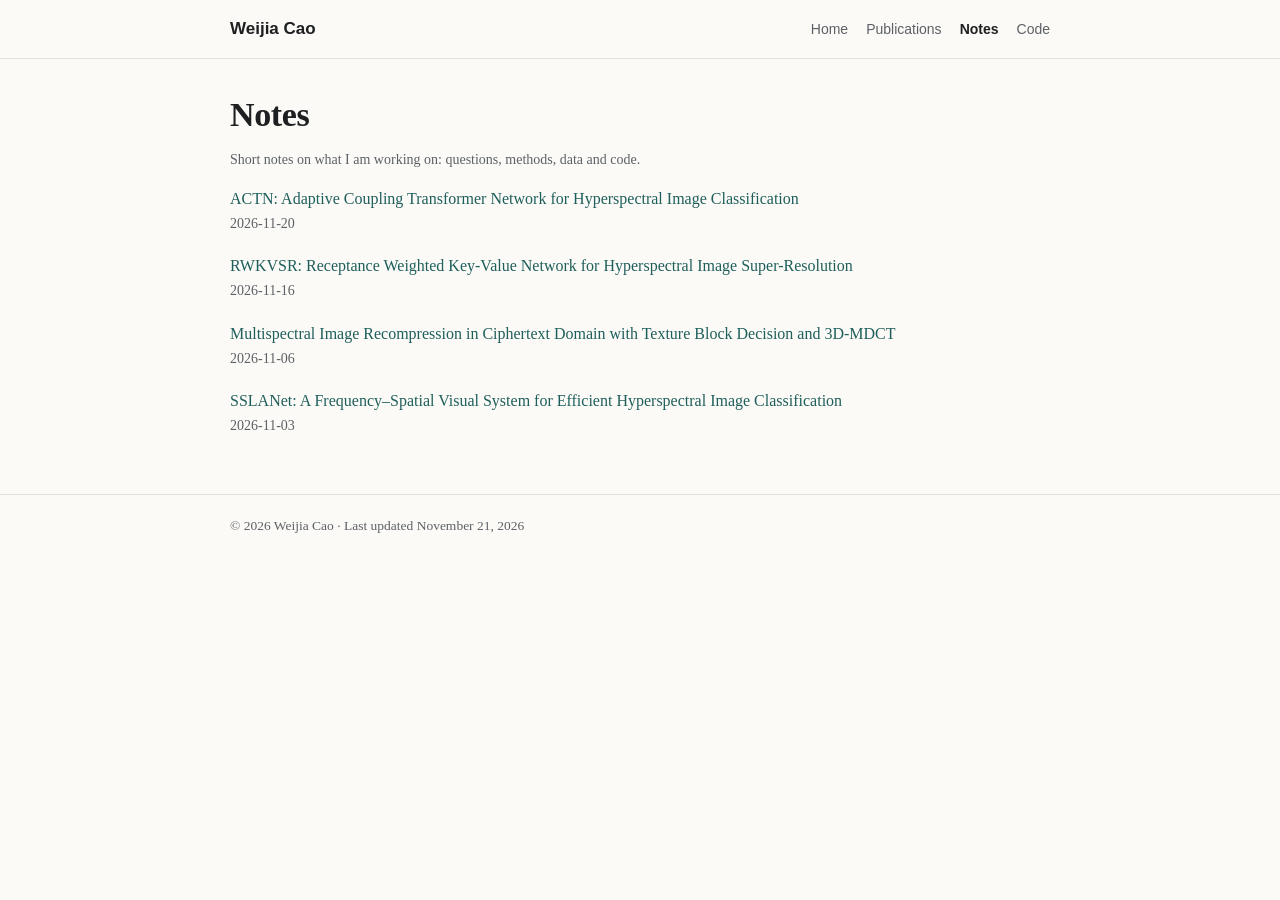
<file: notes/index.html>
<!doctype html><html lang="en"><head><meta charset="utf-8"><meta name="viewport" content="width=device-width,initial-scale=1">
<title>Notes · Weijia Cao</title><meta name="description" content="I am an Associate Professor at the Aerospace Information Research Institute, Chinese Academy of Sciences. I received my Ph.D. from the University of M"><link rel="stylesheet" href="../style.css"></head>
<body><header class="top"><div class="wrap"><a class="brand" href="../index.html">Weijia Cao</a><nav><a href="../index.html" class="">Home</a><a href="../publications.html" class="">Publications</a><a href="../notes/index.html" class="on">Notes</a><a href="../projects.html" class="">Code</a></nav></div></header>
<main class="wrap"><h1 style="margin-top:36px">Notes</h1><p class="legend">Short notes on what I am working on: questions, methods, data and code.</p><div class="post"><a href="2026-11-20-actn-adaptive-coupling-transformer-network-for-hyp.html">ACTN: Adaptive Coupling Transformer Network for Hyperspectral Image Classification</a><div class="d">2026-11-20</div></div><div class="post"><a href="2026-11-16-rwkvsr-receptance-weighted-key-value-network-for-h.html">RWKVSR: Receptance Weighted Key-Value Network for Hyperspectral Image Super-Resolution</a><div class="d">2026-11-16</div></div><div class="post"><a href="2026-11-06-multispectral-image-recompression-in-ciphertext-do.html">Multispectral Image Recompression in Ciphertext Domain with Texture Block Decision and 3D-MDCT</a><div class="d">2026-11-06</div></div><div class="post"><a href="2026-11-03-sslanet-a-frequency-spatial-visual-system-for-effi.html">SSLANet: A Frequency–Spatial Visual System for Efficient Hyperspectral Image Classification</a><div class="d">2026-11-03</div></div></main><footer><div class="wrap">© 2026 Weijia Cao · Last updated November 21, 2026</div></footer></body></html>
</file>
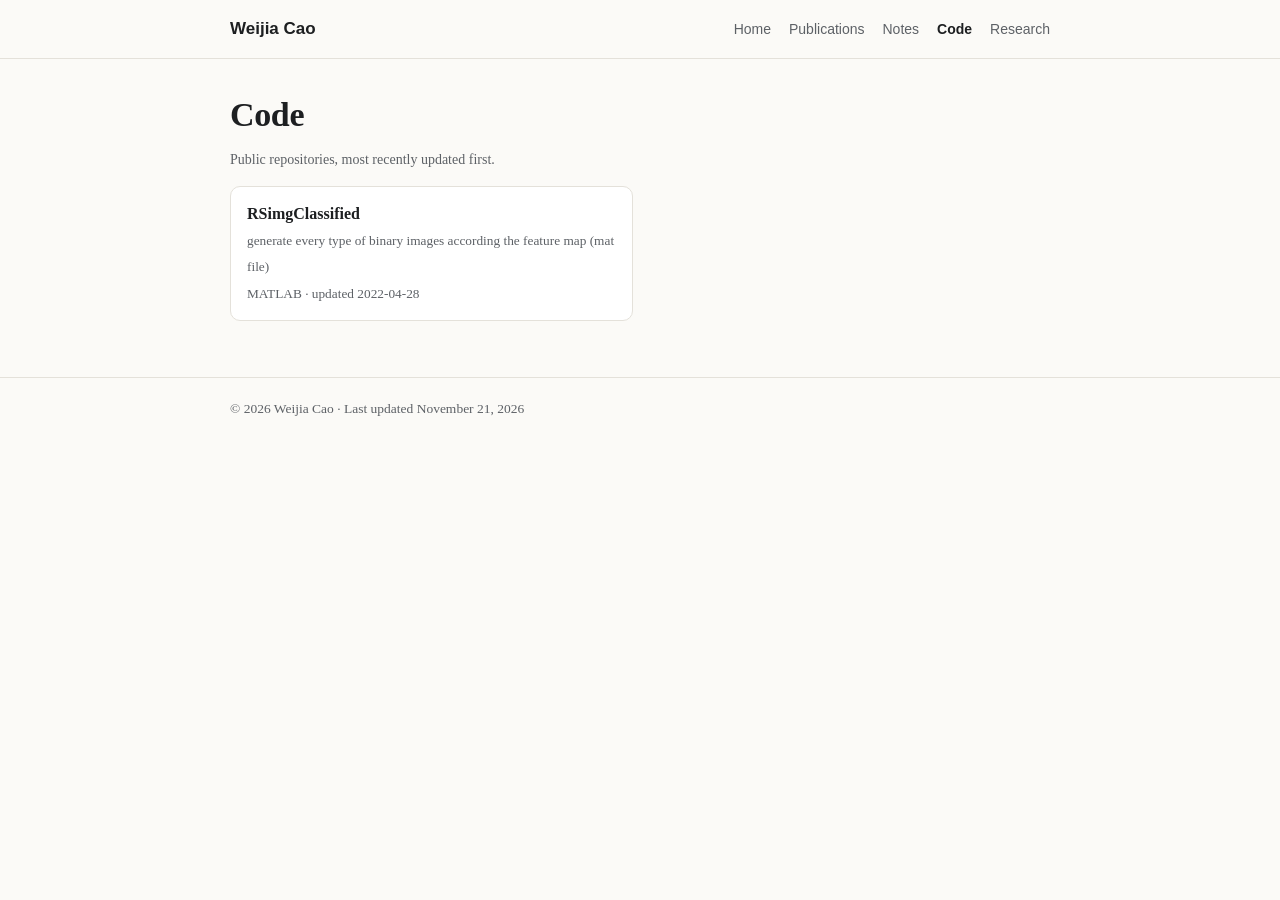
<file: projects.html>
<!doctype html><html lang="en"><head><meta charset="utf-8"><meta name="viewport" content="width=device-width,initial-scale=1">
<title>Code · Weijia Cao</title><meta name="description" content="I am an Associate Professor at the Aerospace Information Research Institute, Chinese Academy of Sciences. I received my Ph.D. from the University of M"><link rel="stylesheet" href="style.css"><script defer src="site-analytics.js"></script></head>
<body><header class="top"><div class="wrap"><a class="brand" href="index.html">Weijia Cao</a><nav><a href="index.html" class="">Home</a><a href="publications.html" class="">Publications</a><a href="notes/index.html" class="">Notes</a><a href="projects.html" class="on">Code</a><a href="research.html">Research</a></nav></div></header>
<main class="wrap"><h1 style="margin-top:36px">Code</h1><p class="legend">Public repositories, most recently updated first.</p><div class="proj"><a class="c" href="https://github.com/caoweijia/RSimgClassified"><b>RSimgClassified</b><br><small>generate every type of binary images according the feature map (mat file)</small><br><small>MATLAB · updated 2022-04-28</small></a></div></main><footer><div class="wrap">© 2026 Weijia Cao · Last updated November 21, 2026</div></footer></body></html>
</file>
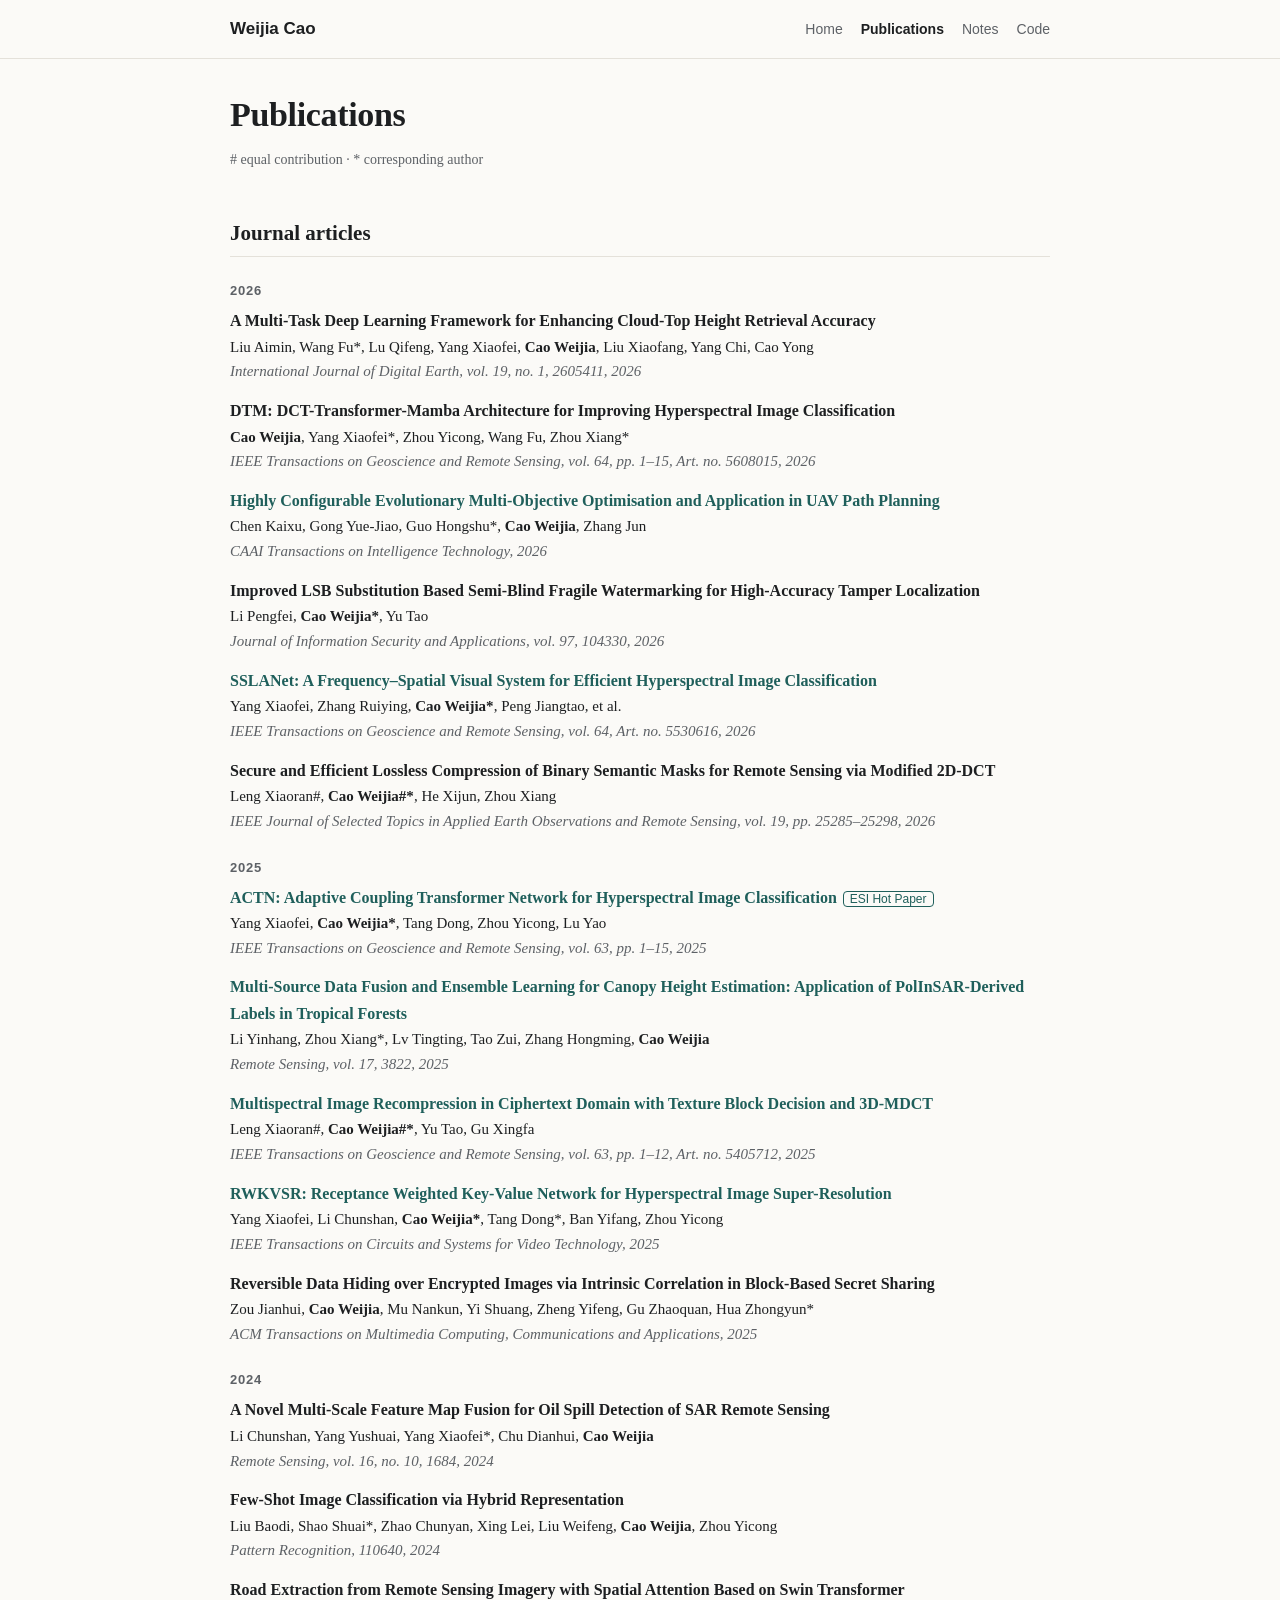
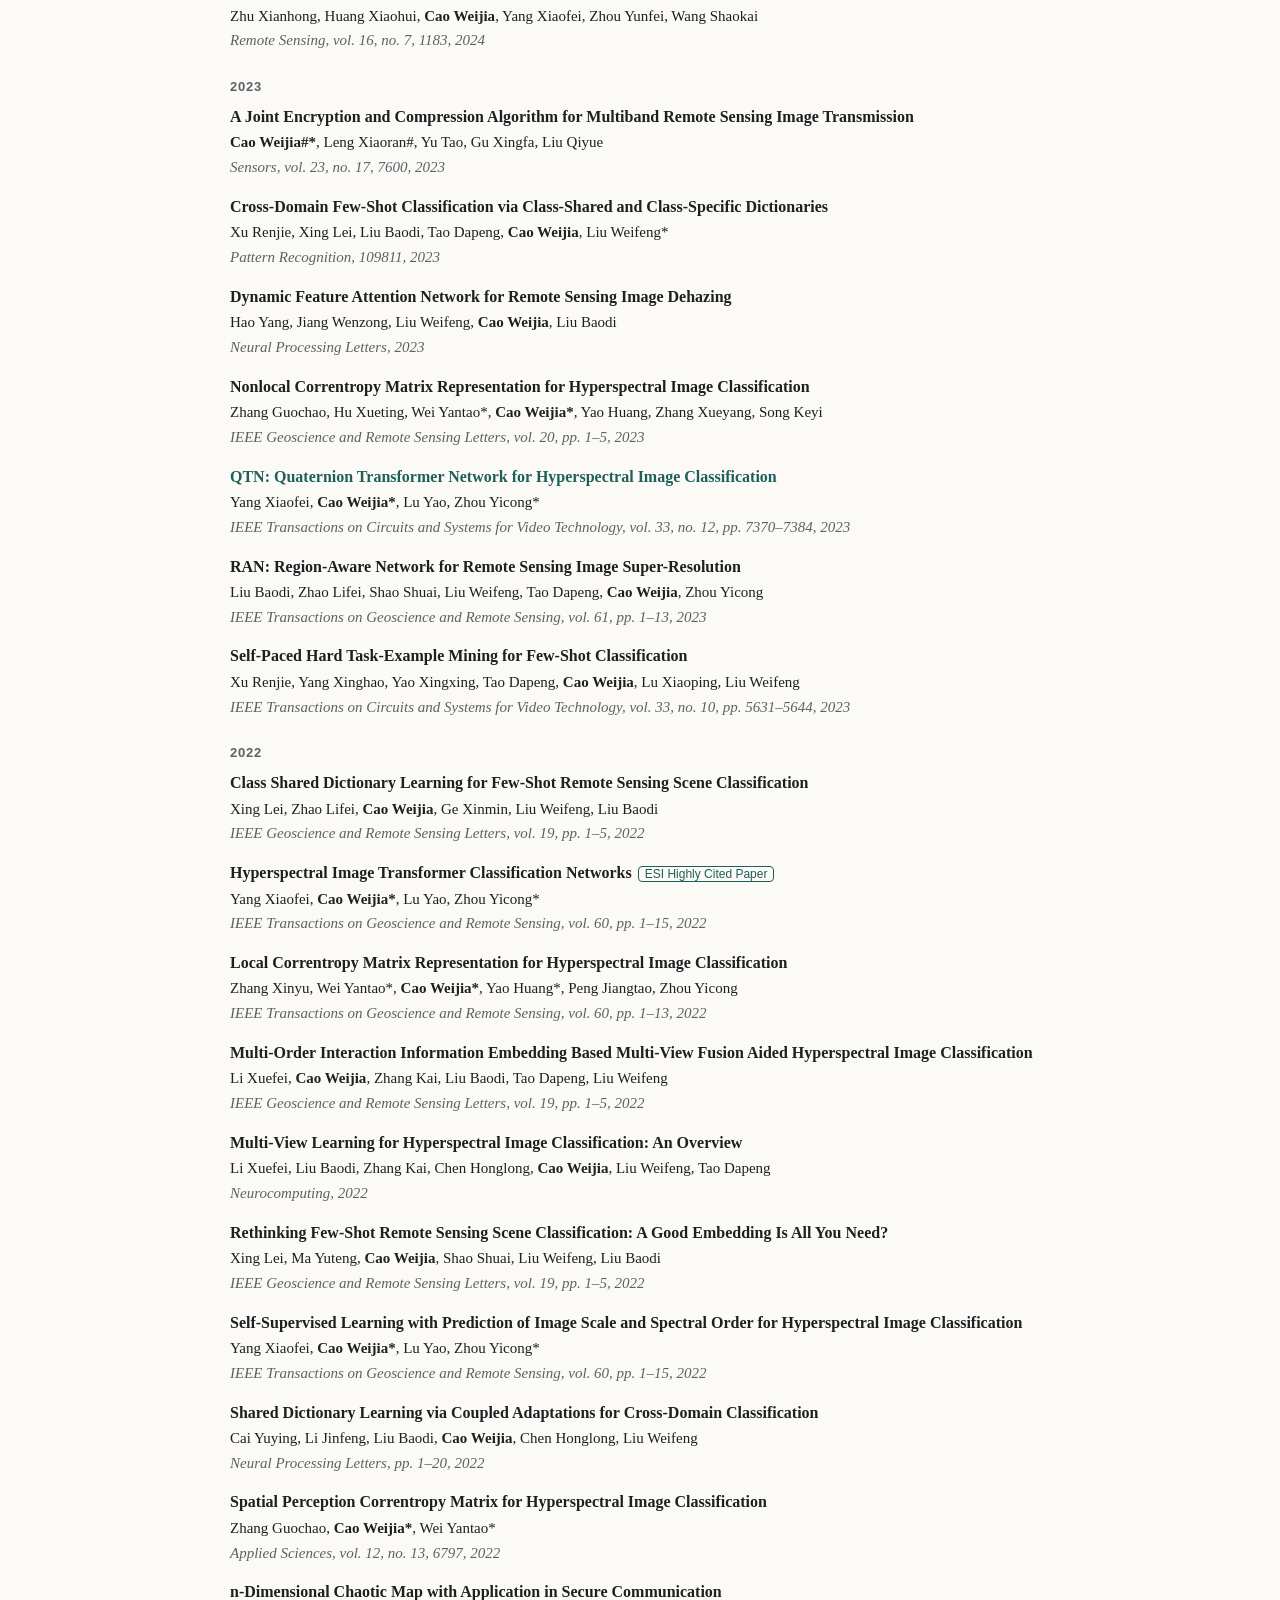
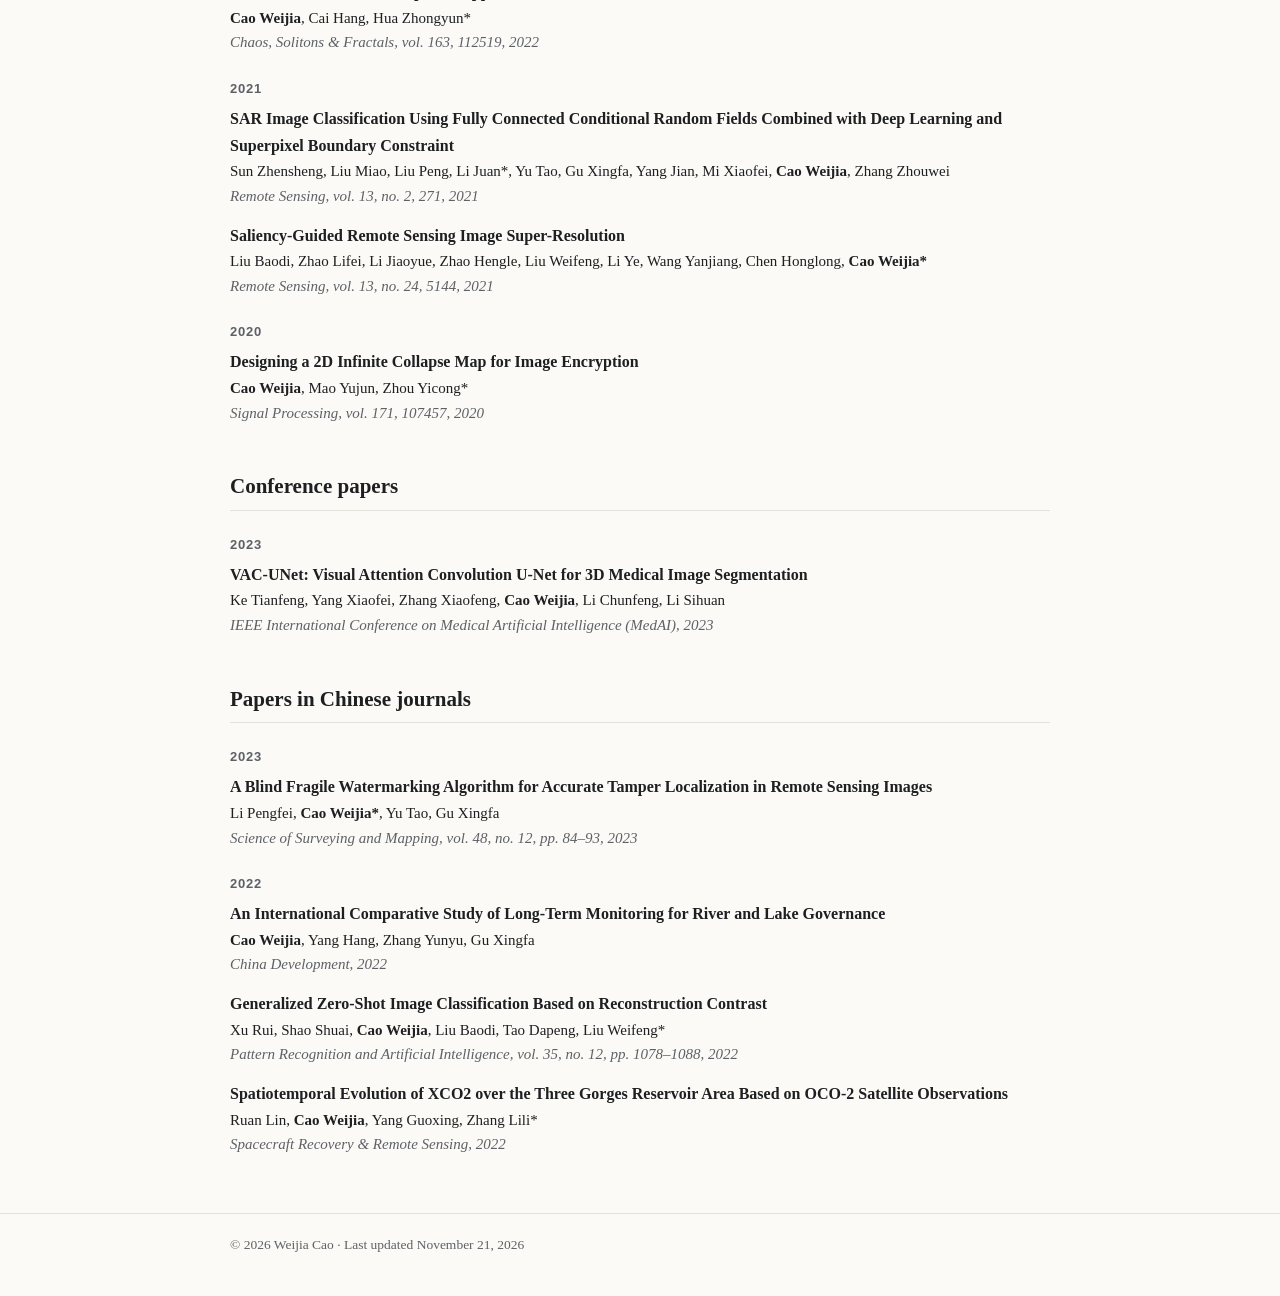
<file: publications.html>
<!doctype html><html lang="en"><head><meta charset="utf-8"><meta name="viewport" content="width=device-width,initial-scale=1">
<title>Publications · Weijia Cao</title><meta name="description" content="I am an Associate Professor at the Aerospace Information Research Institute, Chinese Academy of Sciences. I received my Ph.D. from the University of M"><link rel="stylesheet" href="style.css"></head>
<body><header class="top"><div class="wrap"><a class="brand" href="index.html">Weijia Cao</a><nav><a href="index.html" class="">Home</a><a href="publications.html" class="on">Publications</a><a href="notes/index.html" class="">Notes</a><a href="projects.html" class="">Code</a></nav></div></header>
<main class="wrap"><h1 style="margin-top:36px">Publications</h1><p class="legend"># equal contribution · * corresponding author</p><h2>Journal articles</h2><div class="year">2026</div><div class="pub"><div class="t">A Multi-Task Deep Learning Framework for Enhancing Cloud-Top Height Retrieval Accuracy</div><div class="a">Liu Aimin, Wang Fu*, Lu Qifeng, Yang Xiaofei, <strong>Cao Weijia</strong>, Liu Xiaofang, Yang Chi, Cao Yong</div><div class="v">International Journal of Digital Earth, vol. 19, no. 1, 2605411, 2026</div></div><div class="pub"><div class="t">DTM: DCT-Transformer-Mamba Architecture for Improving Hyperspectral Image Classification</div><div class="a"><strong>Cao Weijia</strong>, Yang Xiaofei*, Zhou Yicong, Wang Fu, Zhou Xiang*</div><div class="v">IEEE Transactions on Geoscience and Remote Sensing, vol. 64, pp. 1–15, Art. no. 5608015, 2026</div></div><div class="pub"><div class="t"><a href="https://doi.org/10.1049/cit2.70188">Highly Configurable Evolutionary Multi-Objective Optimisation and Application in UAV Path Planning</a></div><div class="a">Chen Kaixu, Gong Yue-Jiao, Guo Hongshu*, <strong>Cao Weijia</strong>, Zhang Jun</div><div class="v">CAAI Transactions on Intelligence Technology, 2026</div></div><div class="pub"><div class="t">Improved LSB Substitution Based Semi-Blind Fragile Watermarking for High-Accuracy Tamper Localization</div><div class="a">Li Pengfei, <strong>Cao Weijia*</strong>, Yu Tao</div><div class="v">Journal of Information Security and Applications, vol. 97, 104330, 2026</div></div><div class="pub"><div class="t"><a href="https://doi.org/10.1109/TGRS.2026.3739515">SSLANet: A Frequency–Spatial Visual System for Efficient Hyperspectral Image Classification</a></div><div class="a">Yang Xiaofei, Zhang Ruiying, <strong>Cao Weijia*</strong>, Peng Jiangtao, et al.</div><div class="v">IEEE Transactions on Geoscience and Remote Sensing, vol. 64, Art. no. 5530616, 2026</div></div><div class="pub"><div class="t">Secure and Efficient Lossless Compression of Binary Semantic Masks for Remote Sensing via Modified 2D-DCT</div><div class="a">Leng Xiaoran#, <strong>Cao Weijia#*</strong>, He Xijun, Zhou Xiang</div><div class="v">IEEE Journal of Selected Topics in Applied Earth Observations and Remote Sensing, vol. 19, pp. 25285–25298, 2026</div></div><div class="year">2025</div><div class="pub"><div class="t"><a href="https://doi.org/10.1109/tgrs.2025.3528411">ACTN: Adaptive Coupling Transformer Network for Hyperspectral Image Classification</a><span class=n>ESI Hot Paper</span></div><div class="a">Yang Xiaofei, <strong>Cao Weijia*</strong>, Tang Dong, Zhou Yicong, Lu Yao</div><div class="v">IEEE Transactions on Geoscience and Remote Sensing, vol. 63, pp. 1–15, 2025</div></div><div class="pub"><div class="t"><a href="https://doi.org/10.3390/rs17233822">Multi-Source Data Fusion and Ensemble Learning for Canopy Height Estimation: Application of PolInSAR-Derived Labels in Tropical Forests</a></div><div class="a">Li Yinhang, Zhou Xiang*, Lv Tingting, Tao Zui, Zhang Hongming, <strong>Cao Weijia</strong></div><div class="v">Remote Sensing, vol. 17, 3822, 2025</div></div><div class="pub"><div class="t"><a href="https://doi.org/10.1109/TGRS.2025.3589555">Multispectral Image Recompression in Ciphertext Domain with Texture Block Decision and 3D-MDCT</a></div><div class="a">Leng Xiaoran#, <strong>Cao Weijia#*</strong>, Yu Tao, Gu Xingfa</div><div class="v">IEEE Transactions on Geoscience and Remote Sensing, vol. 63, pp. 1–12, Art. no. 5405712, 2025</div></div><div class="pub"><div class="t"><a href="https://doi.org/10.1109/tcsvt.2025.3626779">RWKVSR: Receptance Weighted Key-Value Network for Hyperspectral Image Super-Resolution</a></div><div class="a">Yang Xiaofei, Li Chunshan, <strong>Cao Weijia*</strong>, Tang Dong*, Ban Yifang, Zhou Yicong</div><div class="v">IEEE Transactions on Circuits and Systems for Video Technology, 2025</div></div><div class="pub"><div class="t">Reversible Data Hiding over Encrypted Images via Intrinsic Correlation in Block-Based Secret Sharing</div><div class="a">Zou Jianhui, <strong>Cao Weijia</strong>, Mu Nankun, Yi Shuang, Zheng Yifeng, Gu Zhaoquan, Hua Zhongyun*</div><div class="v">ACM Transactions on Multimedia Computing, Communications and Applications, 2025</div></div><div class="year">2024</div><div class="pub"><div class="t">A Novel Multi-Scale Feature Map Fusion for Oil Spill Detection of SAR Remote Sensing</div><div class="a">Li Chunshan, Yang Yushuai, Yang Xiaofei*, Chu Dianhui, <strong>Cao Weijia</strong></div><div class="v">Remote Sensing, vol. 16, no. 10, 1684, 2024</div></div><div class="pub"><div class="t">Few-Shot Image Classification via Hybrid Representation</div><div class="a">Liu Baodi, Shao Shuai*, Zhao Chunyan, Xing Lei, Liu Weifeng, <strong>Cao Weijia</strong>, Zhou Yicong</div><div class="v">Pattern Recognition, 110640, 2024</div></div><div class="pub"><div class="t">Road Extraction from Remote Sensing Imagery with Spatial Attention Based on Swin Transformer</div><div class="a">Zhu Xianhong, Huang Xiaohui, <strong>Cao Weijia</strong>, Yang Xiaofei, Zhou Yunfei, Wang Shaokai</div><div class="v">Remote Sensing, vol. 16, no. 7, 1183, 2024</div></div><div class="year">2023</div><div class="pub"><div class="t">A Joint Encryption and Compression Algorithm for Multiband Remote Sensing Image Transmission</div><div class="a"><strong>Cao Weijia#*</strong>, Leng Xiaoran#, Yu Tao, Gu Xingfa, Liu Qiyue</div><div class="v">Sensors, vol. 23, no. 17, 7600, 2023</div></div><div class="pub"><div class="t">Cross-Domain Few-Shot Classification via Class-Shared and Class-Specific Dictionaries</div><div class="a">Xu Renjie, Xing Lei, Liu Baodi, Tao Dapeng, <strong>Cao Weijia</strong>, Liu Weifeng*</div><div class="v">Pattern Recognition, 109811, 2023</div></div><div class="pub"><div class="t">Dynamic Feature Attention Network for Remote Sensing Image Dehazing</div><div class="a">Hao Yang, Jiang Wenzong, Liu Weifeng, <strong>Cao Weijia</strong>, Liu Baodi</div><div class="v">Neural Processing Letters, 2023</div></div><div class="pub"><div class="t">Nonlocal Correntropy Matrix Representation for Hyperspectral Image Classification</div><div class="a">Zhang Guochao, Hu Xueting, Wei Yantao*, <strong>Cao Weijia*</strong>, Yao Huang, Zhang Xueyang, Song Keyi</div><div class="v">IEEE Geoscience and Remote Sensing Letters, vol. 20, pp. 1–5, 2023</div></div><div class="pub"><div class="t"><a href="https://doi.org/10.1109/tcsvt.2023.3283289">QTN: Quaternion Transformer Network for Hyperspectral Image Classification</a></div><div class="a">Yang Xiaofei, <strong>Cao Weijia*</strong>, Lu Yao, Zhou Yicong*</div><div class="v">IEEE Transactions on Circuits and Systems for Video Technology, vol. 33, no. 12, pp. 7370–7384, 2023</div></div><div class="pub"><div class="t">RAN: Region-Aware Network for Remote Sensing Image Super-Resolution</div><div class="a">Liu Baodi, Zhao Lifei, Shao Shuai, Liu Weifeng, Tao Dapeng, <strong>Cao Weijia</strong>, Zhou Yicong</div><div class="v">IEEE Transactions on Geoscience and Remote Sensing, vol. 61, pp. 1–13, 2023</div></div><div class="pub"><div class="t">Self-Paced Hard Task-Example Mining for Few-Shot Classification</div><div class="a">Xu Renjie, Yang Xinghao, Yao Xingxing, Tao Dapeng, <strong>Cao Weijia</strong>, Lu Xiaoping, Liu Weifeng</div><div class="v">IEEE Transactions on Circuits and Systems for Video Technology, vol. 33, no. 10, pp. 5631–5644, 2023</div></div><div class="year">2022</div><div class="pub"><div class="t">Class Shared Dictionary Learning for Few-Shot Remote Sensing Scene Classification</div><div class="a">Xing Lei, Zhao Lifei, <strong>Cao Weijia</strong>, Ge Xinmin, Liu Weifeng, Liu Baodi</div><div class="v">IEEE Geoscience and Remote Sensing Letters, vol. 19, pp. 1–5, 2022</div></div><div class="pub"><div class="t">Hyperspectral Image Transformer Classification Networks<span class=n>ESI Highly Cited Paper</span></div><div class="a">Yang Xiaofei, <strong>Cao Weijia*</strong>, Lu Yao, Zhou Yicong*</div><div class="v">IEEE Transactions on Geoscience and Remote Sensing, vol. 60, pp. 1–15, 2022</div></div><div class="pub"><div class="t">Local Correntropy Matrix Representation for Hyperspectral Image Classification</div><div class="a">Zhang Xinyu, Wei Yantao*, <strong>Cao Weijia*</strong>, Yao Huang*, Peng Jiangtao, Zhou Yicong</div><div class="v">IEEE Transactions on Geoscience and Remote Sensing, vol. 60, pp. 1–13, 2022</div></div><div class="pub"><div class="t">Multi-Order Interaction Information Embedding Based Multi-View Fusion Aided Hyperspectral Image Classification</div><div class="a">Li Xuefei, <strong>Cao Weijia</strong>, Zhang Kai, Liu Baodi, Tao Dapeng, Liu Weifeng</div><div class="v">IEEE Geoscience and Remote Sensing Letters, vol. 19, pp. 1–5, 2022</div></div><div class="pub"><div class="t">Multi-View Learning for Hyperspectral Image Classification: An Overview</div><div class="a">Li Xuefei, Liu Baodi, Zhang Kai, Chen Honglong, <strong>Cao Weijia</strong>, Liu Weifeng, Tao Dapeng</div><div class="v">Neurocomputing, 2022</div></div><div class="pub"><div class="t">Rethinking Few-Shot Remote Sensing Scene Classification: A Good Embedding Is All You Need?</div><div class="a">Xing Lei, Ma Yuteng, <strong>Cao Weijia</strong>, Shao Shuai, Liu Weifeng, Liu Baodi</div><div class="v">IEEE Geoscience and Remote Sensing Letters, vol. 19, pp. 1–5, 2022</div></div><div class="pub"><div class="t">Self-Supervised Learning with Prediction of Image Scale and Spectral Order for Hyperspectral Image Classification</div><div class="a">Yang Xiaofei, <strong>Cao Weijia*</strong>, Lu Yao, Zhou Yicong*</div><div class="v">IEEE Transactions on Geoscience and Remote Sensing, vol. 60, pp. 1–15, 2022</div></div><div class="pub"><div class="t">Shared Dictionary Learning via Coupled Adaptations for Cross-Domain Classification</div><div class="a">Cai Yuying, Li Jinfeng, Liu Baodi, <strong>Cao Weijia</strong>, Chen Honglong, Liu Weifeng</div><div class="v">Neural Processing Letters, pp. 1–20, 2022</div></div><div class="pub"><div class="t">Spatial Perception Correntropy Matrix for Hyperspectral Image Classification</div><div class="a">Zhang Guochao, <strong>Cao Weijia*</strong>, Wei Yantao*</div><div class="v">Applied Sciences, vol. 12, no. 13, 6797, 2022</div></div><div class="pub"><div class="t">n-Dimensional Chaotic Map with Application in Secure Communication</div><div class="a"><strong>Cao Weijia</strong>, Cai Hang, Hua Zhongyun*</div><div class="v">Chaos, Solitons &amp; Fractals, vol. 163, 112519, 2022</div></div><div class="year">2021</div><div class="pub"><div class="t">SAR Image Classification Using Fully Connected Conditional Random Fields Combined with Deep Learning and Superpixel Boundary Constraint</div><div class="a">Sun Zhensheng, Liu Miao, Liu Peng, Li Juan*, Yu Tao, Gu Xingfa, Yang Jian, Mi Xiaofei, <strong>Cao Weijia</strong>, Zhang Zhouwei</div><div class="v">Remote Sensing, vol. 13, no. 2, 271, 2021</div></div><div class="pub"><div class="t">Saliency-Guided Remote Sensing Image Super-Resolution</div><div class="a">Liu Baodi, Zhao Lifei, Li Jiaoyue, Zhao Hengle, Liu Weifeng, Li Ye, Wang Yanjiang, Chen Honglong, <strong>Cao Weijia*</strong></div><div class="v">Remote Sensing, vol. 13, no. 24, 5144, 2021</div></div><div class="year">2020</div><div class="pub"><div class="t">Designing a 2D Infinite Collapse Map for Image Encryption</div><div class="a"><strong>Cao Weijia</strong>, Mao Yujun, Zhou Yicong*</div><div class="v">Signal Processing, vol. 171, 107457, 2020</div></div><h2>Conference papers</h2><div class="year">2023</div><div class="pub"><div class="t">VAC-UNet: Visual Attention Convolution U-Net for 3D Medical Image Segmentation</div><div class="a">Ke Tianfeng, Yang Xiaofei, Zhang Xiaofeng, <strong>Cao Weijia</strong>, Li Chunfeng, Li Sihuan</div><div class="v">IEEE International Conference on Medical Artificial Intelligence (MedAI), 2023</div></div><h2>Papers in Chinese journals</h2><div class="year">2023</div><div class="pub"><div class="t">A Blind Fragile Watermarking Algorithm for Accurate Tamper Localization in Remote Sensing Images</div><div class="a">Li Pengfei, <strong>Cao Weijia*</strong>, Yu Tao, Gu Xingfa</div><div class="v">Science of Surveying and Mapping, vol. 48, no. 12, pp. 84–93, 2023</div></div><div class="year">2022</div><div class="pub"><div class="t">An International Comparative Study of Long-Term Monitoring for River and Lake Governance</div><div class="a"><strong>Cao Weijia</strong>, Yang Hang, Zhang Yunyu, Gu Xingfa</div><div class="v">China Development, 2022</div></div><div class="pub"><div class="t">Generalized Zero-Shot Image Classification Based on Reconstruction Contrast</div><div class="a">Xu Rui, Shao Shuai, <strong>Cao Weijia</strong>, Liu Baodi, Tao Dapeng, Liu Weifeng*</div><div class="v">Pattern Recognition and Artificial Intelligence, vol. 35, no. 12, pp. 1078–1088, 2022</div></div><div class="pub"><div class="t">Spatiotemporal Evolution of XCO2 over the Three Gorges Reservoir Area Based on OCO-2 Satellite Observations</div><div class="a">Ruan Lin, <strong>Cao Weijia</strong>, Yang Guoxing, Zhang Lili*</div><div class="v">Spacecraft Recovery &amp; Remote Sensing, 2022</div></div></main><footer><div class="wrap">© 2026 Weijia Cao · Last updated November 21, 2026</div></footer></body></html>
</file>
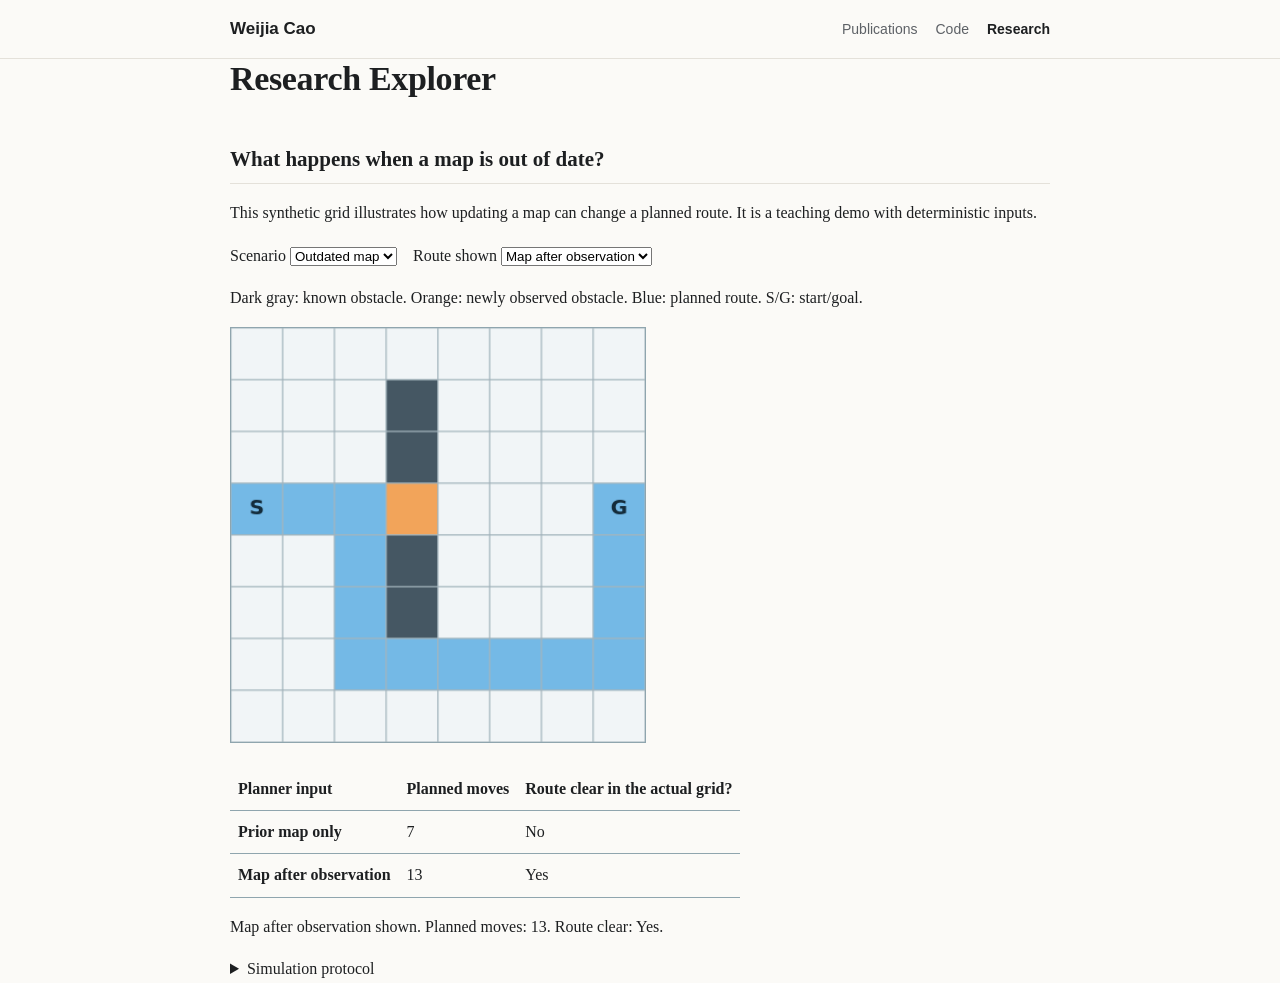
<file: research.html>
<!doctype html>
<html lang="en">
<head>
<meta charset="utf-8">
<meta name="viewport" content="width=device-width,initial-scale=1">
<title>Research Explorer · Weijia Cao</title>
<link rel="stylesheet" href="style.css">
<style>
.research-controls {display:flex;flex-wrap:wrap;gap:1rem;align-items:center}
.research-map {width:min(100%, 26rem);height:auto;border:1px solid #8fa5ae}
.research-table {border-collapse:collapse;margin:1rem 0}
.research-table th,.research-table td {padding:.5rem;text-align:left;border-bottom:1px solid #8fa5ae}
</style>
<script defer src="site-analytics.js"></script>
<script defer src="research-explorer.js"></script>
</head>
<body>
<header class="top"><div class="wrap"><a class="brand" href="index.html">Weijia Cao</a><nav><a href="publications.html">Publications</a><a href="projects.html">Code</a><a href="research.html" class="on">Research</a></nav></div></header>
<main class="wrap">
<h1>Research Explorer</h1>
<h2>What happens when a map is out of date?</h2>
<p>This synthetic grid illustrates how updating a map can change a planned route. It is a teaching demo with deterministic inputs.</p>
<div class="research-controls">
<label>Scenario <select id="scenario"><option value="current">Current map</option><option value="stale" selected>Outdated map</option></select></label>
<label>Route shown <select id="route"><option value="prior">Prior map only</option><option value="updated" selected>Map after observation</option></select></label>
</div>
<p>Dark gray: known obstacle. Orange: newly observed obstacle. Blue: planned route. S/G: start/goal.</p>
<canvas id="grid" class="research-map" width="400" height="400" role="img" aria-label="Grid with obstacles and the selected route"></canvas>
<table class="research-table"><thead><tr><th scope="col">Planner input</th><th scope="col">Planned moves</th><th scope="col">Route clear in the actual grid?</th></tr></thead><tbody id="results"></tbody></table>
<p id="status" aria-live="polite"></p>
<details><summary>Simulation protocol</summary><p>Both planners use breadth-first search on an 8 × 8 grid with four-directional movement and unit cost. The updated planner receives one newly observed obstacle when the map is outdated. Route clearance is checked against the actual grid. The comparison covers map updates only.</p></details>
<noscript><p>Enable JavaScript to run the grid simulation.</p></noscript>
</main>
</body></html>
</file>
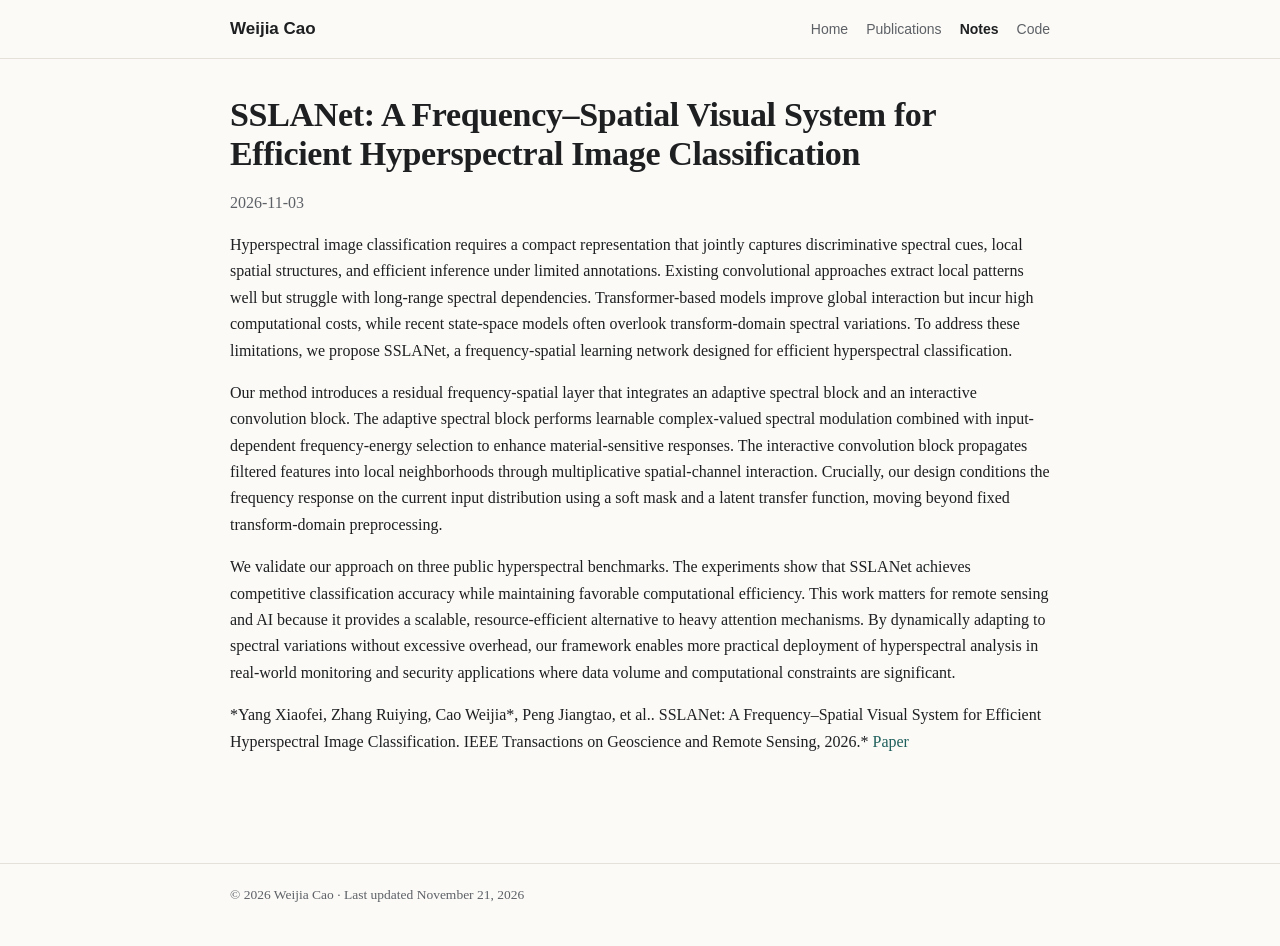
<file: notes/2026-11-03-sslanet-a-frequency-spatial-visual-system-for-effi.html>
<!doctype html><html lang="en"><head><meta charset="utf-8"><meta name="viewport" content="width=device-width,initial-scale=1">
<title>SSLANet: A Frequency–Spatial Visual System for Efficient Hyperspectral Image Classification</title><meta name="description" content="I am an Associate Professor at the Aerospace Information Research Institute, Chinese Academy of Sciences. I received my Ph.D. from the University of M"><link rel="stylesheet" href="../style.css"></head>
<body><header class="top"><div class="wrap"><a class="brand" href="../index.html">Weijia Cao</a><nav><a href="../index.html" class="">Home</a><a href="../publications.html" class="">Publications</a><a href="../notes/index.html" class="on">Notes</a><a href="../projects.html" class="">Code</a></nav></div></header>
<main class="wrap"><article><h1>SSLANet: A Frequency–Spatial Visual System for Efficient Hyperspectral Image Classification</h1><p class="d">2026-11-03</p><p>Hyperspectral image classification requires a compact representation that jointly captures discriminative spectral cues, local spatial structures, and efficient inference under limited annotations. Existing convolutional approaches extract local patterns well but struggle with long-range spectral dependencies. Transformer-based models improve global interaction but incur high computational costs, while recent state-space models often overlook transform-domain spectral variations. To address these limitations, we propose SSLANet, a frequency-spatial learning network designed for efficient hyperspectral classification.</p>
<p>Our method introduces a residual frequency-spatial layer that integrates an adaptive spectral block and an interactive convolution block. The adaptive spectral block performs learnable complex-valued spectral modulation combined with input-dependent frequency-energy selection to enhance material-sensitive responses. The interactive convolution block propagates filtered features into local neighborhoods through multiplicative spatial-channel interaction. Crucially, our design conditions the frequency response on the current input distribution using a soft mask and a latent transfer function, moving beyond fixed transform-domain preprocessing.</p>
<p>We validate our approach on three public hyperspectral benchmarks. The experiments show that SSLANet achieves competitive classification accuracy while maintaining favorable computational efficiency. This work matters for remote sensing and AI because it provides a scalable, resource-efficient alternative to heavy attention mechanisms. By dynamically adapting to spectral variations without excessive overhead, our framework enables more practical deployment of hyperspectral analysis in real-world monitoring and security applications where data volume and computational constraints are significant.</p>
<p>*Yang Xiaofei, Zhang Ruiying, Cao Weijia*, Peng Jiangtao, et al.. SSLANet: A Frequency–Spatial Visual System for Efficient Hyperspectral Image Classification. IEEE Transactions on Geoscience and Remote Sensing, 2026.* <a href="https://doi.org/10.1109/TGRS.2026.3739515">Paper</a></p></article></main><footer><div class="wrap">© 2026 Weijia Cao · Last updated November 21, 2026</div></footer></body></html>
</file>
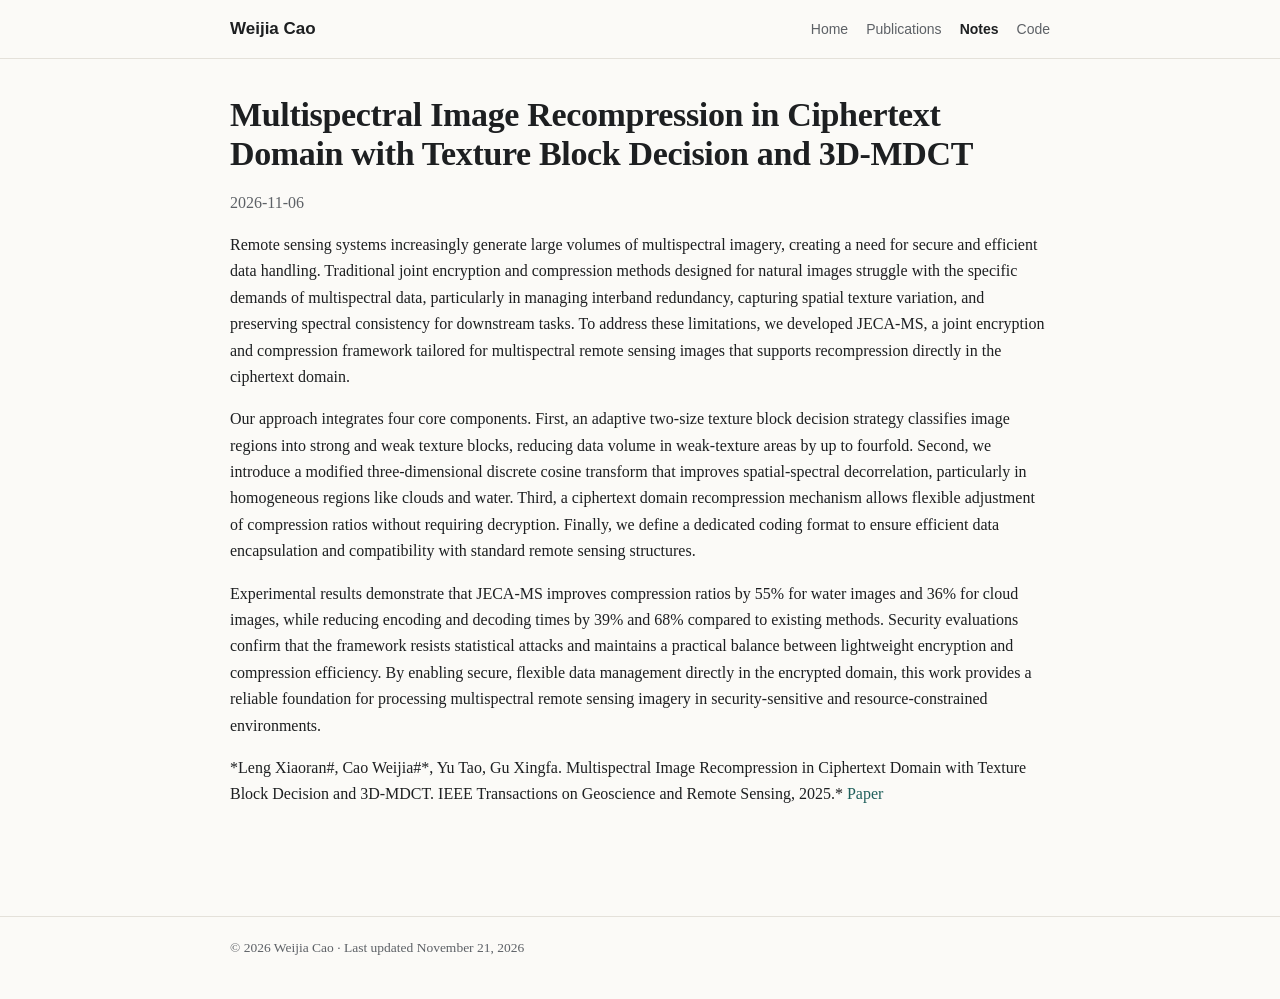
<file: notes/2026-11-06-multispectral-image-recompression-in-ciphertext-do.html>
<!doctype html><html lang="en"><head><meta charset="utf-8"><meta name="viewport" content="width=device-width,initial-scale=1">
<title>Multispectral Image Recompression in Ciphertext Domain with Texture Block Decision and 3D-MDCT</title><meta name="description" content="I am an Associate Professor at the Aerospace Information Research Institute, Chinese Academy of Sciences. I received my Ph.D. from the University of M"><link rel="stylesheet" href="../style.css"></head>
<body><header class="top"><div class="wrap"><a class="brand" href="../index.html">Weijia Cao</a><nav><a href="../index.html" class="">Home</a><a href="../publications.html" class="">Publications</a><a href="../notes/index.html" class="on">Notes</a><a href="../projects.html" class="">Code</a></nav></div></header>
<main class="wrap"><article><h1>Multispectral Image Recompression in Ciphertext Domain with Texture Block Decision and 3D-MDCT</h1><p class="d">2026-11-06</p><p>Remote sensing systems increasingly generate large volumes of multispectral imagery, creating a need for secure and efficient data handling. Traditional joint encryption and compression methods designed for natural images struggle with the specific demands of multispectral data, particularly in managing interband redundancy, capturing spatial texture variation, and preserving spectral consistency for downstream tasks. To address these limitations, we developed JECA-MS, a joint encryption and compression framework tailored for multispectral remote sensing images that supports recompression directly in the ciphertext domain.</p>
<p>Our approach integrates four core components. First, an adaptive two-size texture block decision strategy classifies image regions into strong and weak texture blocks, reducing data volume in weak-texture areas by up to fourfold. Second, we introduce a modified three-dimensional discrete cosine transform that improves spatial-spectral decorrelation, particularly in homogeneous regions like clouds and water. Third, a ciphertext domain recompression mechanism allows flexible adjustment of compression ratios without requiring decryption. Finally, we define a dedicated coding format to ensure efficient data encapsulation and compatibility with standard remote sensing structures.</p>
<p>Experimental results demonstrate that JECA-MS improves compression ratios by 55% for water images and 36% for cloud images, while reducing encoding and decoding times by 39% and 68% compared to existing methods. Security evaluations confirm that the framework resists statistical attacks and maintains a practical balance between lightweight encryption and compression efficiency. By enabling secure, flexible data management directly in the encrypted domain, this work provides a reliable foundation for processing multispectral remote sensing imagery in security-sensitive and resource-constrained environments.</p>
<p>*Leng Xiaoran#, Cao Weijia#*, Yu Tao, Gu Xingfa. Multispectral Image Recompression in Ciphertext Domain with Texture Block Decision and 3D-MDCT. IEEE Transactions on Geoscience and Remote Sensing, 2025.* <a href="https://doi.org/10.1109/TGRS.2025.3589555">Paper</a></p></article></main><footer><div class="wrap">© 2026 Weijia Cao · Last updated November 21, 2026</div></footer></body></html>
</file>
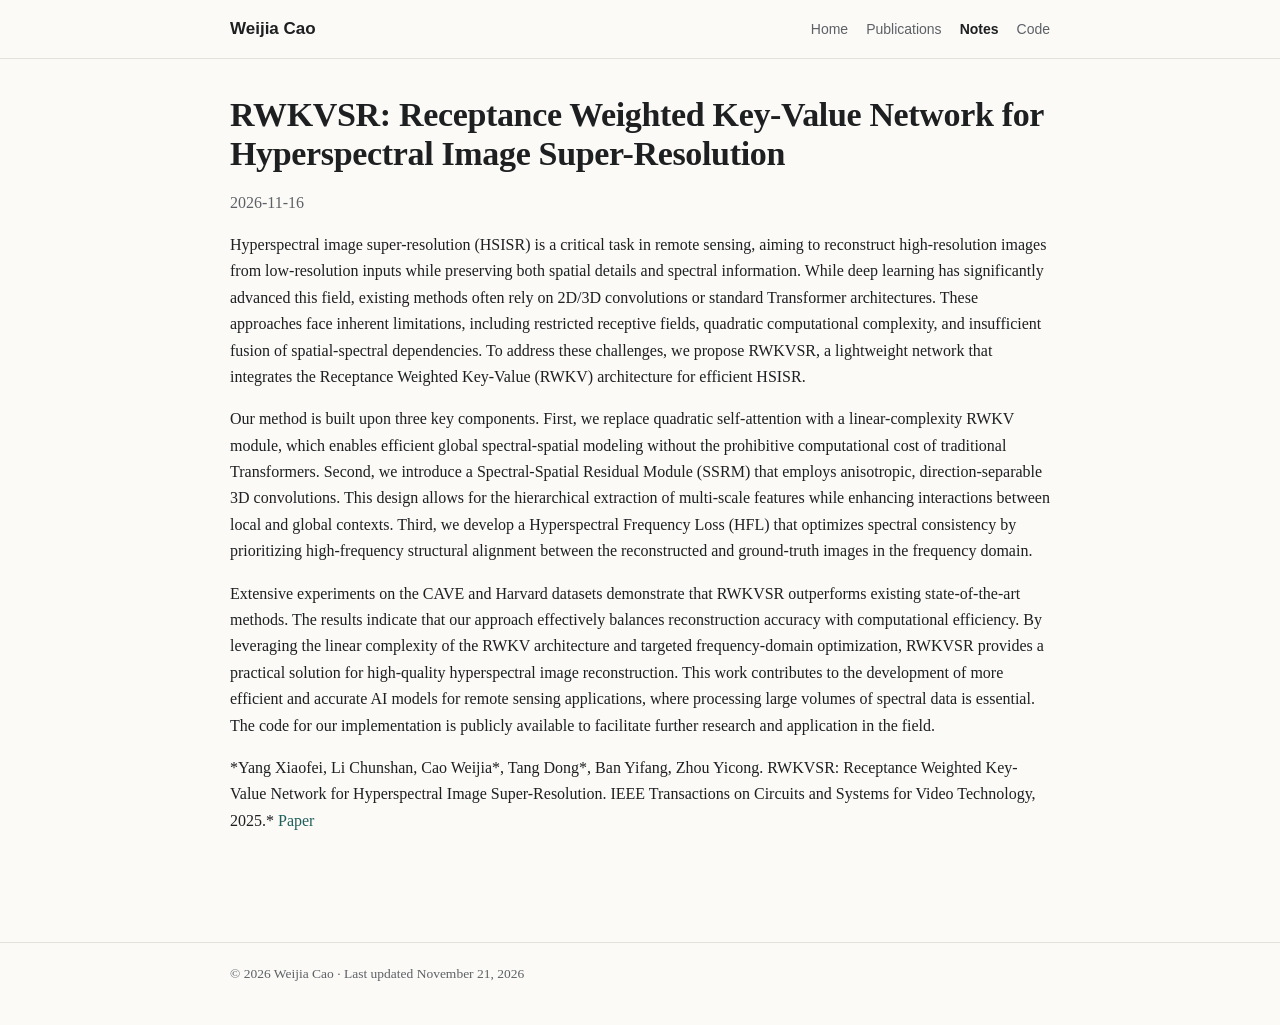
<file: notes/2026-11-16-rwkvsr-receptance-weighted-key-value-network-for-h.html>
<!doctype html><html lang="en"><head><meta charset="utf-8"><meta name="viewport" content="width=device-width,initial-scale=1">
<title>RWKVSR: Receptance Weighted Key-Value Network for Hyperspectral Image Super-Resolution</title><meta name="description" content="I am an Associate Professor at the Aerospace Information Research Institute, Chinese Academy of Sciences. I received my Ph.D. from the University of M"><link rel="stylesheet" href="../style.css"></head>
<body><header class="top"><div class="wrap"><a class="brand" href="../index.html">Weijia Cao</a><nav><a href="../index.html" class="">Home</a><a href="../publications.html" class="">Publications</a><a href="../notes/index.html" class="on">Notes</a><a href="../projects.html" class="">Code</a></nav></div></header>
<main class="wrap"><article><h1>RWKVSR: Receptance Weighted Key-Value Network for Hyperspectral Image Super-Resolution</h1><p class="d">2026-11-16</p><p>Hyperspectral image super-resolution (HSISR) is a critical task in remote sensing, aiming to reconstruct high-resolution images from low-resolution inputs while preserving both spatial details and spectral information. While deep learning has significantly advanced this field, existing methods often rely on 2D/3D convolutions or standard Transformer architectures. These approaches face inherent limitations, including restricted receptive fields, quadratic computational complexity, and insufficient fusion of spatial-spectral dependencies. To address these challenges, we propose RWKVSR, a lightweight network that integrates the Receptance Weighted Key-Value (RWKV) architecture for efficient HSISR.</p>
<p>Our method is built upon three key components. First, we replace quadratic self-attention with a linear-complexity RWKV module, which enables efficient global spectral-spatial modeling without the prohibitive computational cost of traditional Transformers. Second, we introduce a Spectral-Spatial Residual Module (SSRM) that employs anisotropic, direction-separable 3D convolutions. This design allows for the hierarchical extraction of multi-scale features while enhancing interactions between local and global contexts. Third, we develop a Hyperspectral Frequency Loss (HFL) that optimizes spectral consistency by prioritizing high-frequency structural alignment between the reconstructed and ground-truth images in the frequency domain.</p>
<p>Extensive experiments on the CAVE and Harvard datasets demonstrate that RWKVSR outperforms existing state-of-the-art methods. The results indicate that our approach effectively balances reconstruction accuracy with computational efficiency. By leveraging the linear complexity of the RWKV architecture and targeted frequency-domain optimization, RWKVSR provides a practical solution for high-quality hyperspectral image reconstruction. This work contributes to the development of more efficient and accurate AI models for remote sensing applications, where processing large volumes of spectral data is essential. The code for our implementation is publicly available to facilitate further research and application in the field.</p>
<p>*Yang Xiaofei, Li Chunshan, Cao Weijia*, Tang Dong*, Ban Yifang, Zhou Yicong. RWKVSR: Receptance Weighted Key-Value Network for Hyperspectral Image Super-Resolution. IEEE Transactions on Circuits and Systems for Video Technology, 2025.* <a href="https://doi.org/10.1109/tcsvt.2025.3626779">Paper</a></p></article></main><footer><div class="wrap">© 2026 Weijia Cao · Last updated November 21, 2026</div></footer></body></html>
</file>
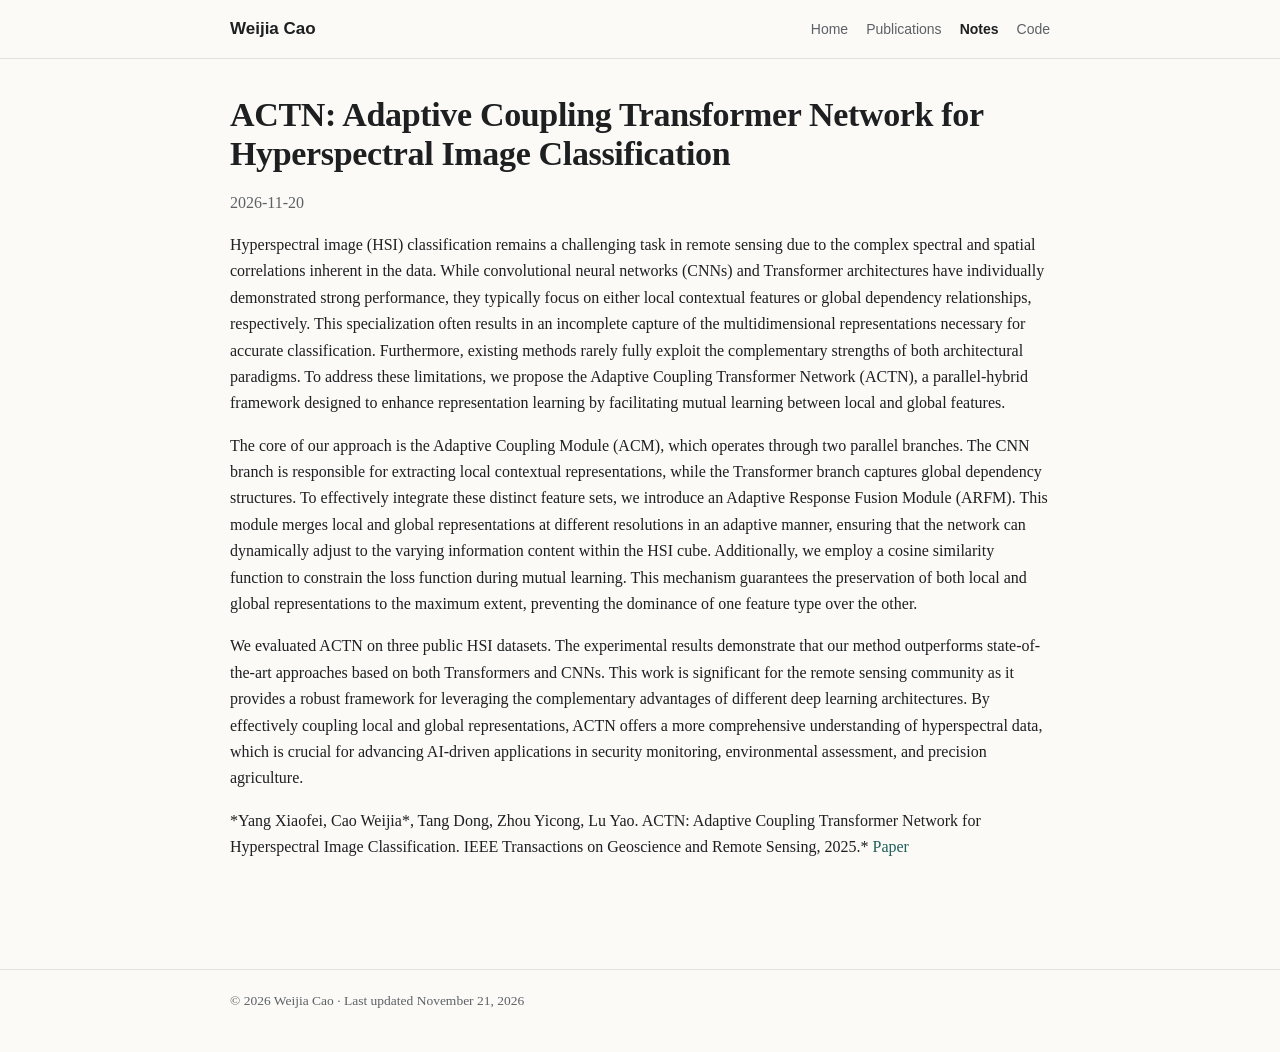
<file: notes/2026-11-20-actn-adaptive-coupling-transformer-network-for-hyp.html>
<!doctype html><html lang="en"><head><meta charset="utf-8"><meta name="viewport" content="width=device-width,initial-scale=1">
<title>ACTN: Adaptive Coupling Transformer Network for Hyperspectral Image Classification</title><meta name="description" content="I am an Associate Professor at the Aerospace Information Research Institute, Chinese Academy of Sciences. I received my Ph.D. from the University of M"><link rel="stylesheet" href="../style.css"></head>
<body><header class="top"><div class="wrap"><a class="brand" href="../index.html">Weijia Cao</a><nav><a href="../index.html" class="">Home</a><a href="../publications.html" class="">Publications</a><a href="../notes/index.html" class="on">Notes</a><a href="../projects.html" class="">Code</a></nav></div></header>
<main class="wrap"><article><h1>ACTN: Adaptive Coupling Transformer Network for Hyperspectral Image Classification</h1><p class="d">2026-11-20</p><p>Hyperspectral image (HSI) classification remains a challenging task in remote sensing due to the complex spectral and spatial correlations inherent in the data. While convolutional neural networks (CNNs) and Transformer architectures have individually demonstrated strong performance, they typically focus on either local contextual features or global dependency relationships, respectively. This specialization often results in an incomplete capture of the multidimensional representations necessary for accurate classification. Furthermore, existing methods rarely fully exploit the complementary strengths of both architectural paradigms. To address these limitations, we propose the Adaptive Coupling Transformer Network (ACTN), a parallel-hybrid framework designed to enhance representation learning by facilitating mutual learning between local and global features.</p>
<p>The core of our approach is the Adaptive Coupling Module (ACM), which operates through two parallel branches. The CNN branch is responsible for extracting local contextual representations, while the Transformer branch captures global dependency structures. To effectively integrate these distinct feature sets, we introduce an Adaptive Response Fusion Module (ARFM). This module merges local and global representations at different resolutions in an adaptive manner, ensuring that the network can dynamically adjust to the varying information content within the HSI cube. Additionally, we employ a cosine similarity function to constrain the loss function during mutual learning. This mechanism guarantees the preservation of both local and global representations to the maximum extent, preventing the dominance of one feature type over the other.</p>
<p>We evaluated ACTN on three public HSI datasets. The experimental results demonstrate that our method outperforms state-of-the-art approaches based on both Transformers and CNNs. This work is significant for the remote sensing community as it provides a robust framework for leveraging the complementary advantages of different deep learning architectures. By effectively coupling local and global representations, ACTN offers a more comprehensive understanding of hyperspectral data, which is crucial for advancing AI-driven applications in security monitoring, environmental assessment, and precision agriculture.</p>
<p>*Yang Xiaofei, Cao Weijia*, Tang Dong, Zhou Yicong, Lu Yao. ACTN: Adaptive Coupling Transformer Network for Hyperspectral Image Classification. IEEE Transactions on Geoscience and Remote Sensing, 2025.* <a href="https://doi.org/10.1109/tgrs.2025.3528411">Paper</a></p></article></main><footer><div class="wrap">© 2026 Weijia Cao · Last updated November 21, 2026</div></footer></body></html>
</file>
<file: style.css>
:root{--bg:#fbfaf7;--fg:#1d1f21;--mute:#5d6166;--line:#e4e1da;--acc:#1f5f5b;--card:#ffffff}
@media (prefers-color-scheme:dark){:root{--bg:#141516;--fg:#e8e6e1;--mute:#a3a7ab;--line:#2b2d30;--acc:#7cc3bc;--card:#1b1c1e}}
*{box-sizing:border-box}html{-webkit-text-size-adjust:100%}
body{margin:0;background:var(--bg);color:var(--fg);font:16px/1.65 "Source Serif 4","Iowan Old Style","Palatino Linotype",Georgia,serif}
a{color:var(--acc);text-decoration:none}a:hover{text-decoration:underline}
.wrap{max-width:860px;margin:0 auto;padding:0 20px}
header.top{border-bottom:1px solid var(--line)}header.top .wrap{display:flex;gap:20px;align-items:center;justify-content:space-between;padding:16px 20px;flex-wrap:wrap}
header.top .brand{font:600 17px/1.2 -apple-system,BlinkMacSystemFont,"Segoe UI",Helvetica,Arial,sans-serif;color:var(--fg)}
nav a{font:14px -apple-system,BlinkMacSystemFont,"Segoe UI",Helvetica,Arial,sans-serif;margin-left:18px;color:var(--mute)}nav a.on{color:var(--fg);font-weight:600}
.hero{display:grid;grid-template-columns:168px 1fr;gap:32px;align-items:start;padding:44px 0 12px}
.hero.nophoto{grid-template-columns:1fr}.hero img{width:168px;height:168px;border-radius:50%;object-fit:cover;border:1px solid var(--line);background:var(--card)}
h1{font-size:34px;line-height:1.15;margin:0 0 6px;letter-spacing:-.01em}h2{font-size:21px;margin:44px 0 14px;padding-bottom:6px;border-bottom:1px solid var(--line)}
h3{font-size:17px;margin:24px 0 6px}.role{color:var(--mute);margin:0 0 14px;font-size:15.5px}
.links a{font:14px -apple-system,BlinkMacSystemFont,"Segoe UI",Helvetica,Arial,sans-serif;margin-right:16px}
.dirs{display:grid;grid-template-columns:1fr 1fr;gap:14px}.dir{background:var(--card);border:1px solid var(--line);border-radius:10px;padding:14px 16px}
.dir b{display:block;margin-bottom:4px}.dir span{color:var(--mute);font-size:15px}
.pub{margin:0 0 14px}.pub .t{font-weight:600}.pub .a{font-size:15px}.pub .v{color:var(--mute);font-size:15px;font-style:italic}
.pub .n{display:inline-block;font:12px -apple-system,BlinkMacSystemFont,"Segoe UI",Helvetica,Arial,sans-serif;border:1px solid var(--acc);color:var(--acc);border-radius:4px;padding:0 6px;margin-left:6px;font-style:normal}
.year{font:600 13px -apple-system,BlinkMacSystemFont,"Segoe UI",Helvetica,Arial,sans-serif;color:var(--mute);letter-spacing:.06em;margin:26px 0 10px}
.post{margin:0 0 18px}.post .d{color:var(--mute);font-size:14px}
.proj{display:grid;grid-template-columns:1fr 1fr;gap:14px}.proj a.c{display:block;background:var(--card);border:1px solid var(--line);border-radius:10px;padding:14px 16px;color:var(--fg)}
.proj a.c:hover{border-color:var(--acc);text-decoration:none}.proj small{color:var(--mute)}
article{padding:36px 0}article .d{color:var(--mute)}pre{background:var(--card);border:1px solid var(--line);border-radius:8px;padding:12px;overflow:auto;font-size:14px}
code{font:13.5px ui-monospace,SFMono-Regular,Menlo,Consolas,monospace}
.legend{color:var(--mute);font-size:14px}footer{border-top:1px solid var(--line);margin-top:56px;padding:20px 0 40px;color:var(--mute);font-size:13.5px}
@media (max-width:640px){.hero{grid-template-columns:1fr;gap:18px;padding-top:28px}.hero img{width:112px;height:112px}.dirs,.proj{grid-template-columns:1fr}h1{font-size:28px}nav a{margin:0 14px 0 0}}
</file>
